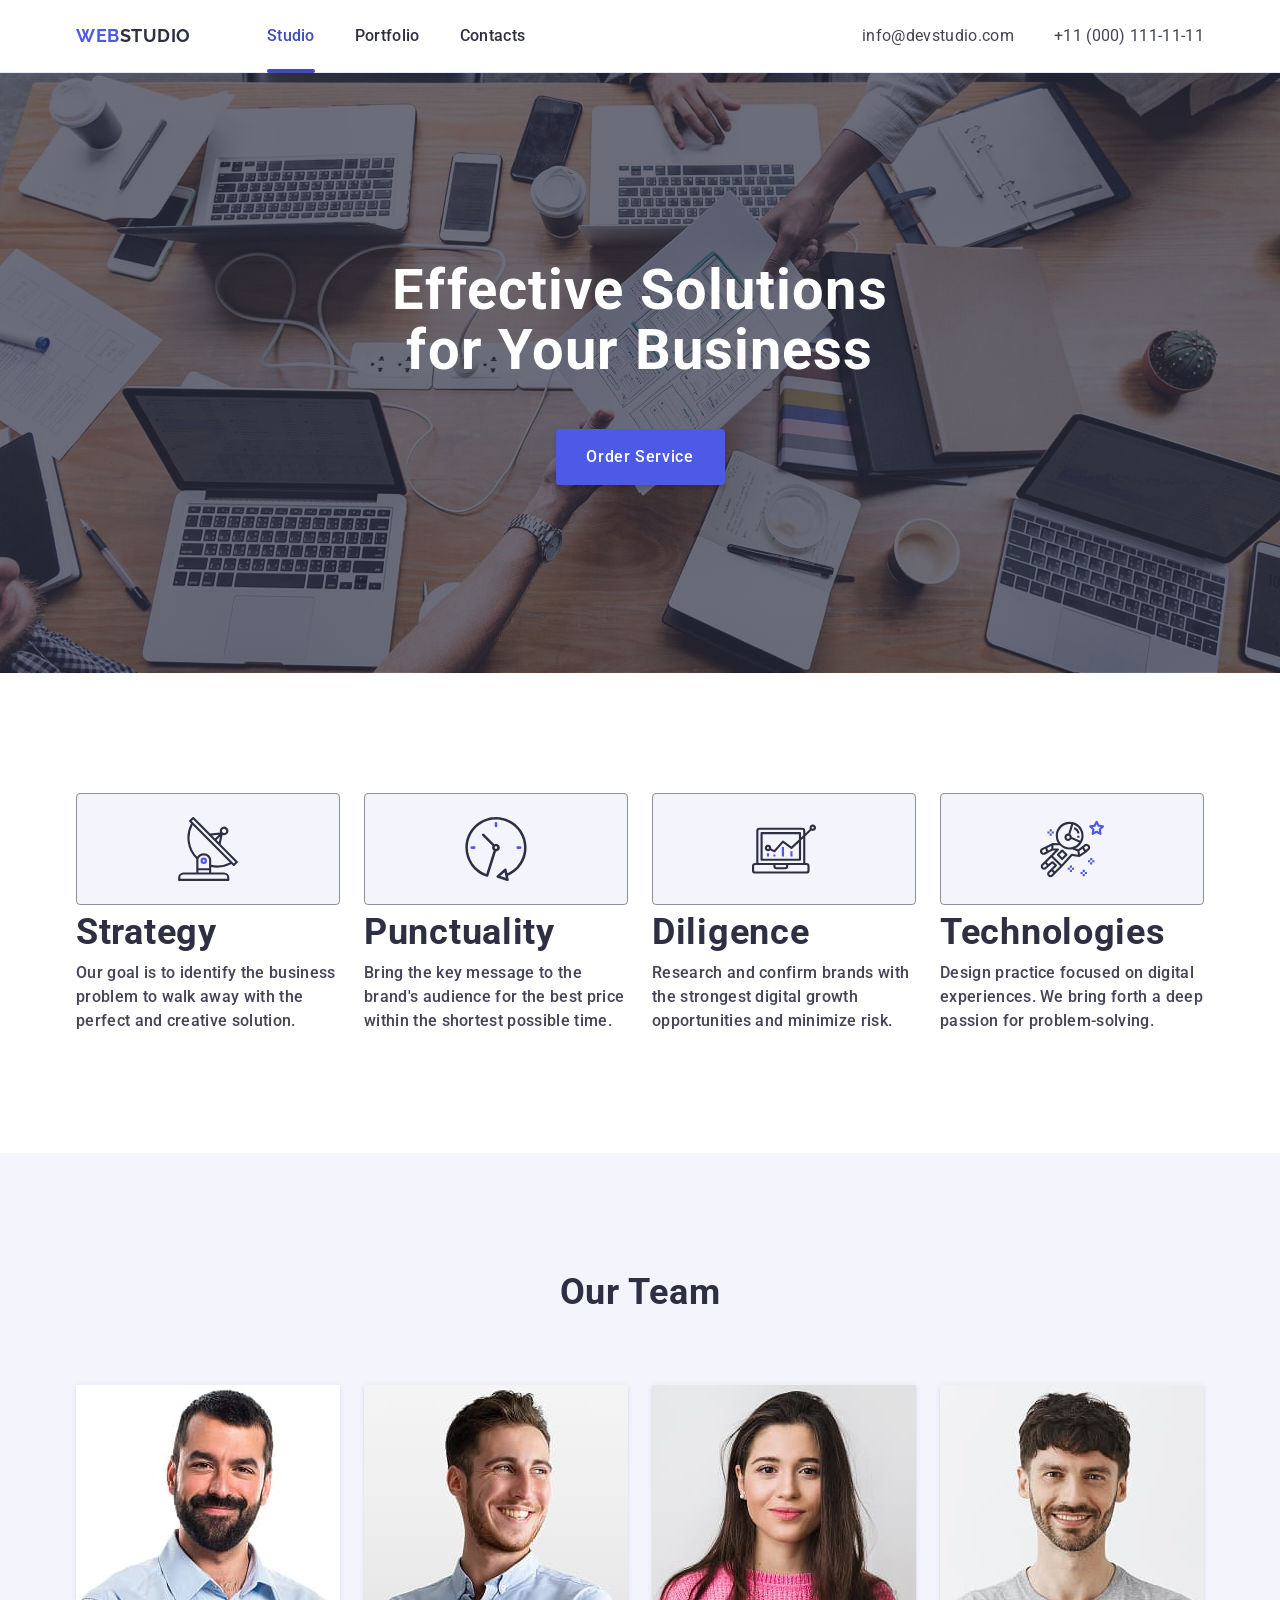
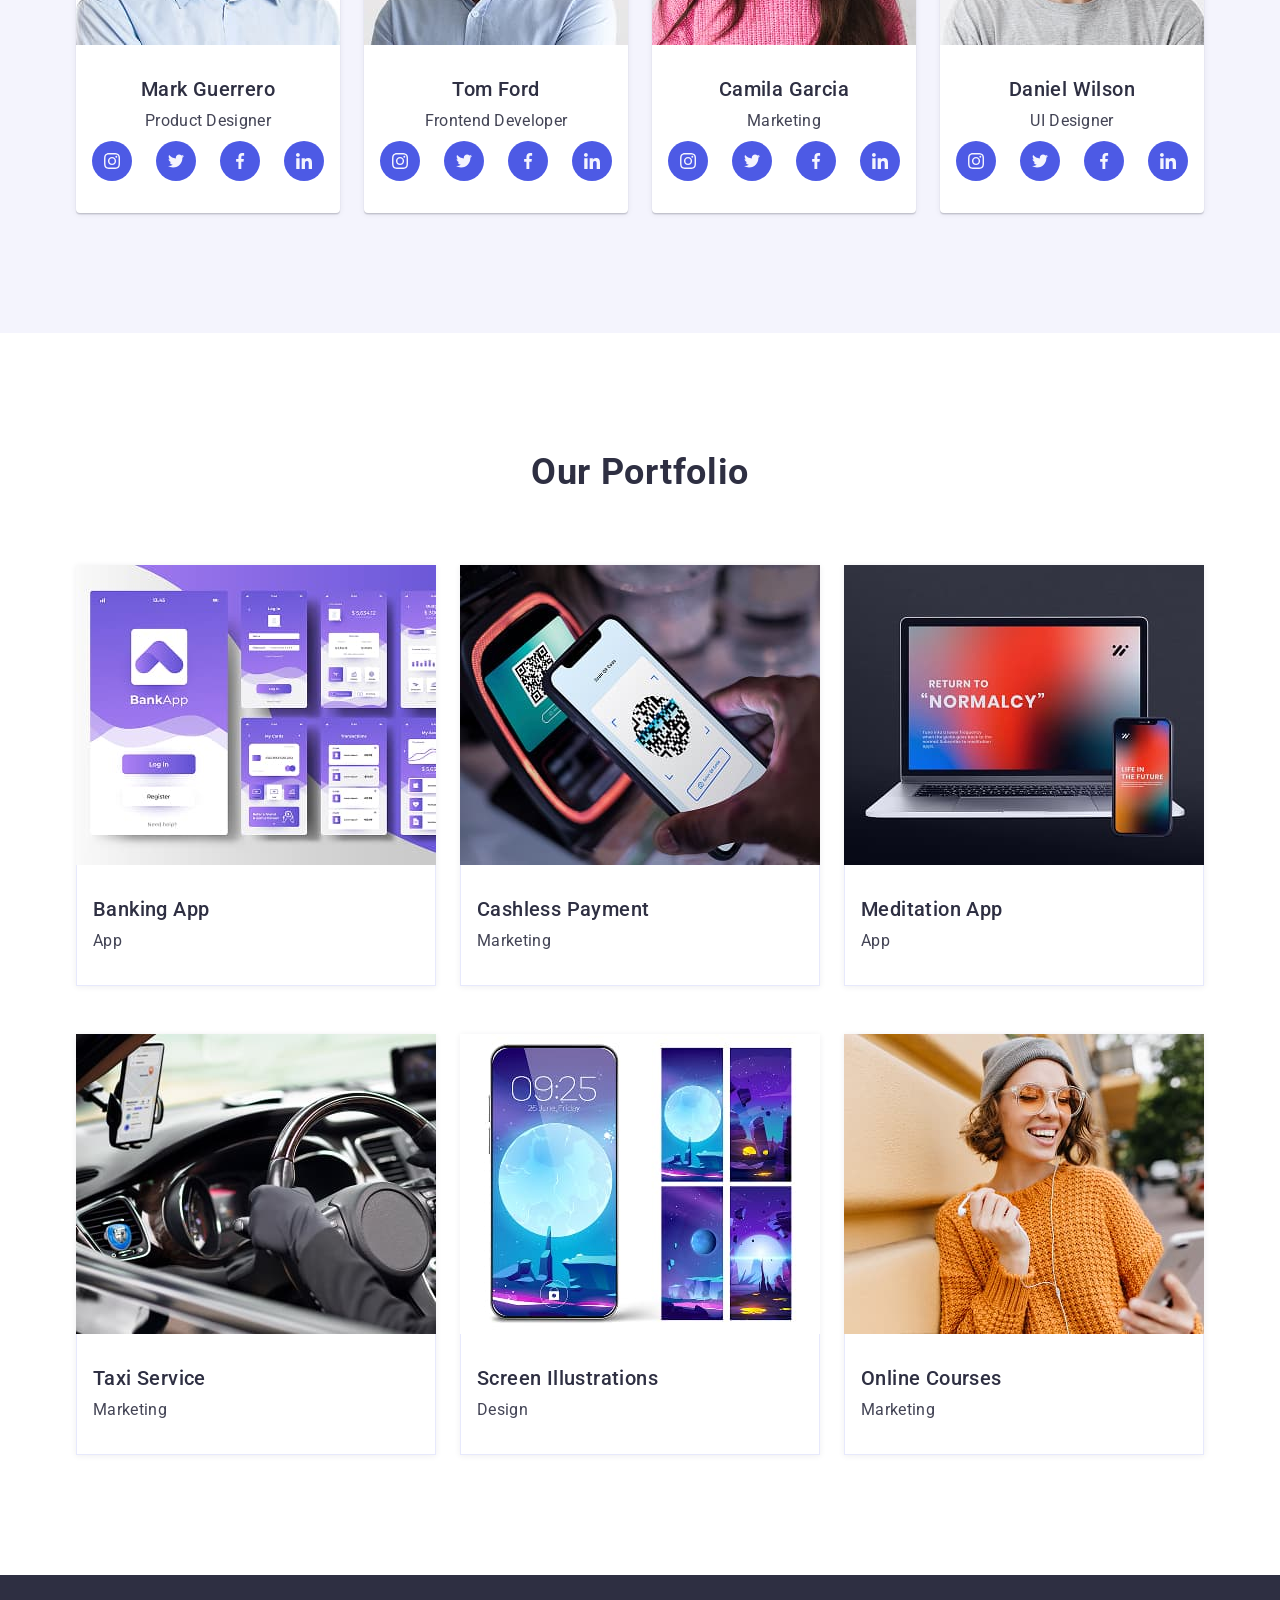
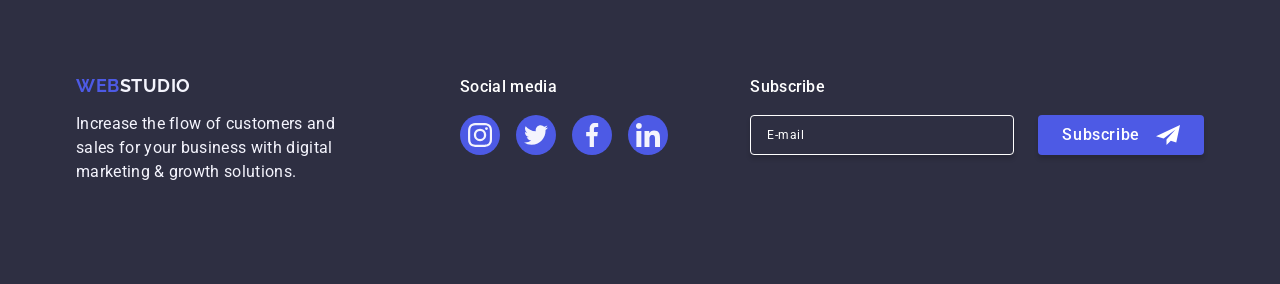
<file: index.html>
<!DOCTYPE html>
<html lang="en">
  <head>
    <meta charset="UTF-8" />
    <meta name="viewport" content="width=device-width, initial-scale=1.0" />
    <title>WebStudio</title>
    <link
      rel="stylesheet"
      href="https://cdnjs.cloudflare.com/ajax/libs/modern-normalize/3.0.1/modern-normalize.min.css"
      integrity="sha512-q6WgHqiHlKyOqslT/lgBgodhd03Wp4BEqKeW6nNtlOY4quzyG3VoQKFrieaCeSnuVseNKRGpGeDU3qPmabCANg=="
      crossorigin="anonymous"
      referrerpolicy="no-referrer"
    />
    <link rel="preconnect" href="https://fonts.googleapis.com" />
    <link rel="preconnect" href="https://fonts.gstatic.com" crossorigin />
    <link
      href="https://fonts.googleapis.com/css2?family=Raleway:wght@700&family=Roboto:wght@400;500;700&display=swap"
      rel="stylesheet"
    />
    <link rel="stylesheet" href="./css/styles.css" />
  </head>

  <body>
    <!--Header-->
    <header class="page-header">
      <div class="container header-container">
        <nav class="header-nav">
          <a class="logo nav-logo" href="./index.html"
            >Web<span class="header-logo-accent">Studio</span></a
          >
          <ul class="nav-list">
            <li class="nav-item">
              <a class="nav-link current" href="./index.html" target="_blank">Studio</a>
            </li>
            <li class="nav-item">
              <a class="nav-link" href="" target="_blank">Portfolio</a>
            </li>
            <li class="nav-item"><a class="nav-link" href="" target="_blank">Contacts</a></li>
          </ul>
        </nav>
        <address class="contacts">
          <ul class="contacts-list">
            <li class="contacts-item">
              <a class="contacts-link" href="mailto:info@devstudio.com">info@devstudio.com</a>
            </li>
            <li class="contacts-item">
              <a class="contacts-link" href="tel:+110001111111">+11 (000) 111-11-11</a>
            </li>
          </ul>
        </address>

        <button type="button" class="burger-btn" data-mob-menu-open>
          <svg class="burger-btn-icon" width="24" height="24">
            <use href="./images/icons.svg#icon-burger-menu"></use>
          </svg>
        </button>
      </div>
    </header>

    <!--Main-->
    <main>
      <!--Section Hero-->
      <section class="hero">
        <div class="container">
          <h1 class="hero-title">
            Effective solutions <span class="hero-title-accent">for</span> your business
          </h1>
          <button class="hero-button" type="button" data-modal-open>Order Service</button>
        </div>
      </section>

      <!--Section About us-->
      <section class="section about">
        <div class="container">
          <h2 class="section-title about-title visually-hidden">About us</h2>
          <ul class="about-list">
            <li class="about-item">
              <div class="about-icon">
                <svg class="about-icon-svg" width="64" height="64">
                  <use href="./images/icons.svg#icon-antenna"></use>
                </svg>
              </div>
              <h3 class="about-subtitle">Strategy</h3>
              <p class="about-text">
                Our goal is to identify the business problem to walk away with the perfect and
                creative solution.
              </p>
            </li>
            <li class="about-item">
              <div class="about-icon">
                <svg class="about-icon-svg" width="64" height="64">
                  <use href="./images/icons.svg#icon-clock"></use>
                </svg>
              </div>
              <h3 class="about-subtitle">Punctuality</h3>
              <p class="about-text">
                Bring the key message to the brand's audience for the best price within the shortest
                possible time.
              </p>
            </li>
            <li class="about-item">
              <div class="about-icon">
                <svg class="about-icon-svg" width="64" height="64">
                  <use href="./images/icons.svg#icon-diagram"></use>
                </svg>
              </div>
              <h3 class="about-subtitle">Diligence</h3>
              <p class="about-text">
                Research and confirm brands with the strongest digital growth opportunities and
                minimize risk.
              </p>
            </li>
            <li class="about-item">
              <div class="about-icon">
                <svg class="about-icon-svg" width="64" height="64">
                  <use href="./images/icons.svg#icon-astronaut"></use>
                </svg>
              </div>
              <h3 class="about-subtitle">Technologies</h3>
              <p class="about-text">
                Design practice focused on digital experiences. We bring forth a deep passion for
                problem-solving.
              </p>
            </li>
          </ul>
        </div>
      </section>

      <!--Section Our team-->
      <section class="section team">
        <div class="container container-mini">
          <h2 class="section-title team-title">Our Team</h2>
          <ul class="team-card-list">
            <li class="team-card-item">
              <img
                class="team-card-img"
                srcset="
                  ./images/our-team/mark-guerrero.jpg    1x,
                  ./images/our-team/mark-guerrero@2x.jpg 2x
                "
                src="./images/our-team/mark-guerrero.jpg"
                alt="Mark Guerrero"
                width="264"
              />
              <div class="team-card-box">
                <h3 class="team-card-title">Mark Guerrero</h3>
                <p class="team-card-text">Product Designer</p>
                <ul class="team-card-social-list">
                  <li class="team-card-social-item">
                    <a class="team-card-social-link" href="">
                      <svg class="team-card-social-icon" width="16" height="16">
                        <use href="./images/icons.svg#icon-instagram"></use>
                      </svg>
                    </a>
                  </li>
                  <li class="team-card-social-item">
                    <a class="team-card-social-link" href="">
                      <svg class="team-card-social-icon" width="16" height="16">
                        <use href="./images/icons.svg#icon-twitter"></use>
                      </svg>
                    </a>
                  </li>
                  <li class="team-card-social-item">
                    <a class="team-card-social-link" href="">
                      <svg class="team-card-social-icon" width="16" height="16">
                        <use href="./images/icons.svg#icon-facebook"></use>
                      </svg>
                    </a>
                  </li>
                  <li class="team-card-social-item">
                    <a class="team-card-social-link" href="">
                      <svg class="team-card-social-icon" width="16" height="16">
                        <use href="./images/icons.svg#icon-linkedin"></use>
                      </svg>
                    </a>
                  </li>
                </ul>
              </div>
            </li>
            <li class="team-card-item">
              <img
                class="team-card-img"
                srcset="./images/our-team/tom-ford.jpg 1x, ./images/our-team/tom-ford@2x.jpg 2x"
                src="./images/our-team/tom-ford.jpg"
                alt="Tom Ford"
                width="264"
              />
              <div class="team-card-box">
                <h3 class="team-card-title">Tom Ford</h3>
                <p class="team-card-text">Frontend Developer</p>
                <ul class="team-card-social-list">
                  <li class="team-card-social-item">
                    <a class="team-card-social-link" href="">
                      <svg class="team-card-social-icon" width="16" height="16">
                        <use href="./images/icons.svg#icon-instagram"></use>
                      </svg>
                    </a>
                  </li>
                  <li class="team-card-social-item">
                    <a class="team-card-social-link" href="">
                      <svg class="team-card-social-icon" width="16" height="16">
                        <use href="./images/icons.svg#icon-twitter"></use>
                      </svg>
                    </a>
                  </li>
                  <li class="team-card-social-item">
                    <a class="team-card-social-link" href="">
                      <svg class="team-card-social-icon" width="16" height="16">
                        <use href="./images/icons.svg#icon-facebook"></use>
                      </svg>
                    </a>
                  </li>
                  <li class="team-card-social-item">
                    <a class="team-card-social-link" href="">
                      <svg class="team-card-social-icon" width="16" height="16">
                        <use href="./images/icons.svg#icon-linkedin"></use>
                      </svg>
                    </a>
                  </li>
                </ul>
              </div>
            </li>
            <li class="team-card-item">
              <img
                class="team-card-img"
                srcset="
                  ./images/our-team/camila-garcia.jpg    1x,
                  ./images/our-team/camila-garcia@2x.jpg 2x
                "
                src="./images/our-team/camila-garcia.jpg"
                alt="Camila Garcia"
                width="264"
              />
              <div class="team-card-box">
                <h3 class="team-card-title">Camila Garcia</h3>
                <p class="team-card-text">Marketing</p>
                <ul class="team-card-social-list">
                  <li class="team-card-social-item">
                    <a class="team-card-social-link" href="">
                      <svg class="team-card-social-icon" width="16" height="16">
                        <use href="./images/icons.svg#icon-instagram"></use>
                      </svg>
                    </a>
                  </li>
                  <li class="team-card-social-item">
                    <a class="team-card-social-link" href="">
                      <svg class="team-card-social-icon" width="16" height="16">
                        <use href="./images/icons.svg#icon-twitter"></use>
                      </svg>
                    </a>
                  </li>
                  <li class="team-card-social-item">
                    <a class="team-card-social-link" href="">
                      <svg class="team-card-social-icon" width="16" height="16">
                        <use href="./images/icons.svg#icon-facebook"></use>
                      </svg>
                    </a>
                  </li>
                  <li class="team-card-social-item">
                    <a class="team-card-social-link" href="">
                      <svg class="team-card-social-icon" width="16" height="16">
                        <use href="./images/icons.svg#icon-linkedin"></use>
                      </svg>
                    </a>
                  </li>
                </ul>
              </div>
            </li>
            <li class="team-card-item">
              <img
                class="team-card-img"
                srcset="
                  ./images/our-team/daniel-wilson.jpg    1x,
                  ./images/our-team/daniel-wilson@2x.jpg 2x
                "
                src="./images/our-team/daniel-wilson.jpg"
                alt="Daniel Wilson"
                width="264"
              />
              <div class="team-card-box">
                <h3 class="team-card-title">Daniel Wilson</h3>
                <p class="team-card-text">UI Designer</p>
                <ul class="team-card-social-list">
                  <li class="team-card-social-item">
                    <a class="team-card-social-link" href="">
                      <svg class="team-card-social-icon" width="16" height="16">
                        <use href="./images/icons.svg#icon-instagram"></use>
                      </svg>
                    </a>
                  </li>
                  <li class="team-card-social-item">
                    <a class="team-card-social-link" href="">
                      <svg class="team-card-social-icon" width="16" height="16">
                        <use href="./images/icons.svg#icon-twitter"></use>
                      </svg>
                    </a>
                  </li>
                  <li class="team-card-social-item">
                    <a class="team-card-social-link" href="">
                      <svg class="team-card-social-icon" width="16" height="16">
                        <use href="./images/icons.svg#icon-facebook"></use>
                      </svg>
                    </a>
                  </li>
                  <li class="team-card-social-item">
                    <a class="team-card-social-link" href="">
                      <svg class="team-card-social-icon" width="16" height="16">
                        <use href="./images/icons.svg#icon-linkedin"></use>
                      </svg>
                    </a>
                  </li>
                </ul>
              </div>
            </li>
          </ul>
        </div>
      </section>

      <!--Section Portfolio-->
      <section class="section portfolio">
        <div class="container">
          <h2 class="section-title portfolio-title">Our Portfolio</h2>
          <ul class="portfolio-list">
            <li class="portfolio-item">
              <div class="portfolio-thumb">
                <picture>
                  <source
                    media="(min-width: 1158px)"
                    srcset="
                      ./images/portfolio-desktop/portfolio-desktop-1.jpg    1x,
                      ./images/portfolio-desktop/portfolio-desktop-1@2x.jpg 2x
                    "
                  />
                  <source
                    media="(min-width: 768px)"
                    srcset="
                      ./images/portfolio-tablet/portfolio-tablet-1.jpg    1x,
                      ./images/portfolio-tablet/portfolio-tablet-1@2x.jpg 2x
                    "
                  />
                  <source
                    media="(max-width: 767px)"
                    srcset="
                      ./images/portfolio-mob/portfolio-mob-1.jpg    1x,
                      ./images/portfolio-mob/portfolio-mob-1@2x.jpg 2x
                    "
                  />
                  <img
                    class="portfolio-img"
                    src="./images/portfolio-mob/portfolio-mob-1.jpg"
                    alt="Banking application"
                    width="360"
                  />
                </picture>

                <p class="portfolio-overlay">
                  14 Stylish and User-Friendly App Design Concepts · Task Manager App · Calorie
                  Tracker App · Exotic Fruit Ecommerce App · Cloud Storage App
                </p>
              </div>

              <div class="portfolio-box">
                <h3 class="portfolio-subtitle">Banking App</h3>
                <p class="portfolio-text">App</p>
              </div>
            </li>
            <li class="portfolio-item">
              <div class="portfolio-thumb">
                <picture>
                  <source
                    media="(min-width: 1158px)"
                    srcset="
                      ./images/portfolio-desktop/portfolio-desktop-2.jpg    1x,
                      ./images/portfolio-desktop/portfolio-desktop-2@2x.jpg 2x
                    "
                  />
                  <source
                    media="(min-width: 768px)"
                    srcset="
                      ./images/portfolio-tablet/portfolio-tablet-2.jpg    1x,
                      ./images/portfolio-tablet/portfolio-tablet-2@2x.jpg 2x
                    "
                  />
                  <source
                    media="(max-width: 767px)"
                    srcset="
                      ./images/portfolio-mob/portfolio-mob-2.jpg    1x,
                      ./images/portfolio-mob/portfolio-mob-2@2x.jpg 2x
                    "
                  />
                  <img
                    class="portfolio-img"
                    src="./images/portfolio-mob/portfolio-mob-2.jpg"
                    alt="Cashless payment by smartphone"
                    width="360"
                  />
                </picture>
                <p class="portfolio-overlay">
                  14 Stylish and User-Friendly App Design Concepts · Task Manager App · Calorie
                  Tracker App · Exotic Fruit Ecommerce App · Cloud Storage App
                </p>
              </div>

              <div class="portfolio-box">
                <h3 class="portfolio-subtitle">Cashless Payment</h3>
                <p class="portfolio-text">Marketing</p>
              </div>
            </li>
            <li class="portfolio-item">
              <div class="portfolio-thumb">
                <picture>
                  <source
                    media="(min-width: 1158px)"
                    srcset="
                      ./images/portfolio-desktop/portfolio-desktop-3.jpg    1x,
                      ./images/portfolio-desktop/portfolio-desktop-3@2x.jpg 2x
                    "
                  />
                  <source
                    media="(min-width: 768px)"
                    srcset="
                      ./images/portfolio-tablet/portfolio-tablet-3.jpg    1x,
                      ./images/portfolio-tablet/portfolio-tablet-3@2x.jpg 2x
                    "
                  />
                  <source
                    media="(max-width: 767px)"
                    srcset="
                      ./images/portfolio-mob/portfolio-mob-3.jpg    1x,
                      ./images/portfolio-mob/portfolio-mob-3@2x.jpg 2x
                    "
                  />
                  <img
                    class="portfolio-img"
                    src="./images/portfolio-mob/portfolio-mob-3.jpg"
                    alt="Laptop and smartphone"
                    width="360"
                  />
                </picture>
                <p class="portfolio-overlay">
                  14 Stylish and User-Friendly App Design Concepts · Task Manager App · Calorie
                  Tracker App · Exotic Fruit Ecommerce App · Cloud Storage App
                </p>
              </div>

              <div class="portfolio-box">
                <h3 class="portfolio-subtitle">Meditation App</h3>
                <p class="portfolio-text">App</p>
              </div>
            </li>
            <li class="portfolio-item">
              <div class="portfolio-thumb">
                <picture>
                  <source
                    media="(min-width: 1158px)"
                    srcset="
                      ./images/portfolio-desktop/portfolio-desktop-4.jpg    1x,
                      ./images/portfolio-desktop/portfolio-desktop-4@2x.jpg 2x
                    "
                  />
                  <source
                    media="(min-width: 768px)"
                    srcset="
                      ./images/portfolio-tablet/portfolio-tablet-4.jpg    1x,
                      ./images/portfolio-tablet/portfolio-tablet-4@2x.jpg 2x
                    "
                  />
                  <source
                    media="(max-width: 767px)"
                    srcset="
                      ./images/portfolio-mob/portfolio-mob-4.jpg    1x,
                      ./images/portfolio-mob/portfolio-mob-4@2x.jpg 2x
                    "
                  />
                  <img
                    class="portfolio-img"
                    src="./images/portfolio-mob/portfolio-mob-4.jpg"
                    alt="Man driving a car"
                    width="360"
                  />
                </picture>
                <p class="portfolio-overlay">
                  14 Stylish and User-Friendly App Design Concepts · Task Manager App · Calorie
                  Tracker App · Exotic Fruit Ecommerce App · Cloud Storage App
                </p>
              </div>

              <div class="portfolio-box">
                <h3 class="portfolio-subtitle">Taxi Service</h3>
                <p class="portfolio-text">Marketing</p>
              </div>
            </li>
            <li class="portfolio-item">
              <div class="portfolio-thumb">
                <picture>
                  <source
                    media="(min-width: 1158px)"
                    srcset="
                      ./images/portfolio-desktop/portfolio-desktop-5.jpg    1x,
                      ./images/portfolio-desktop/portfolio-desktop-5@2x.jpg 2x
                    "
                  />
                  <source
                    media="(min-width: 768px)"
                    srcset="
                      ./images/portfolio-tablet/portfolio-tablet-5.jpg    1x,
                      ./images/portfolio-tablet/portfolio-tablet-5@2x.jpg 2x
                    "
                  />
                  <source
                    media="(max-width: 767px)"
                    srcset="
                      ./images/portfolio-mob/portfolio-mob-5.jpg    1x,
                      ./images/portfolio-mob/portfolio-mob-5@2x.jpg 2x
                    "
                  />
                  <img
                    class="portfolio-img"
                    src="./images/portfolio-mob/portfolio-mob-5.jpg"
                    alt="Smartphone and some background images"
                    width="360"
                  />
                </picture>
                <p class="portfolio-overlay">
                  14 Stylish and User-Friendly App Design Concepts · Task Manager App · Calorie
                  Tracker App · Exotic Fruit Ecommerce App · Cloud Storage App
                </p>
              </div>

              <div class="portfolio-box">
                <h3 class="portfolio-subtitle">Screen Illustrations</h3>
                <p class="portfolio-text">Design</p>
              </div>
            </li>
            <li class="portfolio-item">
              <div class="portfolio-thumb">
                <picture>
                  <source
                    media="(min-width: 1158px)"
                    srcset="
                      ./images/portfolio-desktop/portfolio-desktop-6.jpg    1x,
                      ./images/portfolio-desktop/portfolio-desktop-6@2x.jpg 2x
                    "
                  />
                  <source
                    media="(min-width: 768px)"
                    srcset="
                      ./images/portfolio-tablet/portfolio-tablet-6.jpg    1x,
                      ./images/portfolio-tablet/portfolio-tablet-6@2x.jpg 2x
                    "
                  />
                  <source
                    media="(max-width: 767px)"
                    srcset="
                      ./images/portfolio-mob/portfolio-mob-6.jpg    1x,
                      ./images/portfolio-mob/portfolio-mob-6@2x.jpg 2x
                    "
                  />
                  <img
                    class="portfolio-img"
                    src="./images/portfolio-mob/portfolio-mob-6.jpg"
                    alt="Girl with smartphone"
                    width="360"
                  />
                </picture>
                <p class="portfolio-overlay">
                  14 Stylish and User-Friendly App Design Concepts · Task Manager App · Calorie
                  Tracker App · Exotic Fruit Ecommerce App · Cloud Storage App
                </p>
              </div>

              <div class="portfolio-box">
                <h3 class="portfolio-subtitle">Online Courses</h3>
                <p class="portfolio-text">Marketing</p>
              </div>
            </li>
          </ul>
        </div>
      </section>
    </main>

    <!--Footer-->
    <footer class="footer">
      <div class="container footer-container">
        <div class="footer-logo-container">
          <a class="logo footer-logo" href="./index.html"
            >Web<span class="footer-logo-accent">Studio</span></a
          >
          <p class="footer-text">
            Increase the flow of customers and sales for your business with digital marketing &
            growth solutions.
          </p>
        </div>

        <div class="footer-social-links-container">
          <p class="footer-social-media-text">Social media</p>
          <ul class="footer-social-media-list">
            <li class="footer-social-media-item">
              <a class="footer-social-media-link" href="">
                <svg class="footer-social-media-icon" width="24" height="24">
                  <use href="./images/icons.svg#icon-instagram"></use>
                </svg>
              </a>
            </li>
            <li class="footer-social-media-item">
              <a class="footer-social-media-link" href="">
                <svg class="footer-social-media-icon" width="24" height="24">
                  <use href="./images/icons.svg#icon-twitter"></use>
                </svg>
              </a>
            </li>
            <li class="footer-social-media-item">
              <a class="footer-social-media-link" href="">
                <svg class="footer-social-media-icon" width="24" height="24">
                  <use href="./images/icons.svg#icon-facebook"></use>
                </svg>
              </a>
            </li>
            <li class="footer-social-media-item">
              <a class="footer-social-media-link" href="">
                <svg class="footer-social-media-icon" width="24" height="24">
                  <use href="./images/icons.svg#icon-linkedin"></use>
                </svg>
              </a>
            </li>
          </ul>
        </div>

        <div class="footer-form-container">
          <p class="footer-form-title">Subscribe</p>
          <form class="footer-form">
            <label class="footer-form-label">
              <input
                class="footer-form-input"
                type="email"
                name="email"
                placeholder="E-mail"
                required
            /></label>
            <button type="submit" class="footer-form-btn">
              Subscribe
              <svg class="btn-icon" width="24" height="24">
                <use href="./images/icons.svg#icon-send"></use>
              </svg>
            </button>
          </form>
        </div>
      </div>
    </footer>

    <!-- Modal -->
    <div class="modal-backdrop" data-modal>
      <div class="modal">
        <button class="modal-close-btn" type="button" data-modal-close>
          <svg class="modal-close-icon" width="8" height="8">
            <use href="./images/icons.svg#icon-close"></use>
          </svg>
        </button>
        <p class="form-title">Leave your contacts and we will call you back</p>

        <form class="modal-form">
          <div class="modal-container-box">
            <label class="modal-input-label" for="user-name">Name</label>
            <div class="modal-input-container">
              <input class="modal-input" id="user-name" name="user-name" type="text" required />
              <svg class="modal-input-icon" width="18" height="24">
                <use href="./images/icons.svg#icon-person"></use>
              </svg>
            </div>
          </div>

          <div class="modal-container-box">
            <label class="modal-input-label" for="user-tel">Phone</label>
            <div class="modal-input-container">
              <input class="modal-input" id="user-tel" name="user-tel" type="tel" required />
              <svg class="modal-input-icon" width="18" height="24">
                <use href="./images/icons.svg#icon-phone"></use>
              </svg>
            </div>
          </div>

          <div class="modal-container-box">
            <label class="modal-input-label" for="user-email">Email</label>
            <div class="modal-input-container">
              <input class="modal-input" id="user-email" name="user-email" type="email" required />
              <svg class="modal-input-icon" width="18" height="24">
                <use href="./images/icons.svg#icon-email"></use>
              </svg>
            </div>
          </div>

          <div class="modal-container-textarea">
            <label class="modal-input-label" for="user-comment">Comment</label>
            <textarea
              class="modal-textarea"
              id="user-comment"
              name="user-comment"
              placeholder="Text input"
            ></textarea>
          </div>

          <div class="modal-check-container">
            <input
              class="modal-check visually-hidden"
              type="checkbox"
              name="user-privacy"
              value="true"
              id="user-privacy"
            />
            <label class="modal-check-label" for="user-privacy">
              <span class="modal-custom-check">
                <svg class="modal-custom-check-icon" width="10" height="8">
                  <use href="./images/icons.svg#icon-check"></use>
                </svg> </span
              ><span class="modal-check-label-text"
                >I accept the terms and conditions of the&nbsp;
                <a class="modal-link" href="">Privacy Policy</a></span
              >
            </label>
          </div>

          <button class="modal-btn" type="submit">Send</button>
        </form>
      </div>
    </div>

    <!-- Mobile menu -->
    <div class="mobile-menu" data-mob-menu>
      <div class="container mobile-menu-container">
        <button class="mobile-menu-close-btn" type="button" data-mob-menu-close>
          <svg class="mobile-menu-close-icon" width="8" height="8">
            <use href="./images/icons.svg#icon-close"></use>
          </svg>
        </button>

        <nav class="mobile-menu-nav">
          <ul class="mobile-nav-list">
            <li class="mobile-nav-item">
              <a class="mobile-nav-link current" href="./index.html" target="_blank">Studio</a>
            </li>
            <li class="mobile-nav-item">
              <a class="mobile-nav-link" href="" target="_blank">Portfolio</a>
            </li>
            <li class="mobile-nav-item">
              <a class="mobile-nav-link" href="" target="_blank">Contacts</a>
            </li>
          </ul>
        </nav>

        <address class="mobile-menu-contacts">
          <ul class="mobile-contacts-list">
            <li class="mobile-contacts-item">
              <a class="mobile-contacts-link" href="tel:+110001111111">+11 (000) 111-11-11</a>
            </li>
            <li class="mobile-contacts-item">
              <a class="mobile-contacts-link" href="mailto:info@devstudio.com"
                >info@devstudio.com</a
              >
            </li>
          </ul>
        </address>

        <ul class="mobile-menu-social-list">
          <li class="mobile-social-item">
            <a class="mobile-social-link" href="">
              <svg class="mobile-social-icon" width="24" height="24">
                <use href="./images/icons.svg#icon-instagram"></use>
              </svg>
            </a>
          </li>
          <li class="mobile-social-item">
            <a class="mobile-social-link" href="">
              <svg class="mobile-social-icon" width="24" height="24">
                <use href="./images/icons.svg#icon-twitter"></use>
              </svg>
            </a>
          </li>
          <li class="mobile-social-item">
            <a class="mobile-social-link" href="">
              <svg class="mobile-social-icon" width="24" height="24">
                <use href="./images/icons.svg#icon-facebook"></use>
              </svg>
            </a>
          </li>
          <li class="mobile-social-item">
            <a class="mobile-social-link" href="">
              <svg class="mobile-social-icon" width="24" height="24">
                <use href="./images/icons.svg#icon-linkedin"></use>
              </svg>
            </a>
          </li>
        </ul>
      </div>
    </div>

    <script src="./js/modal.js"></script>
    <script src="./js/mob-menu.js"></script>
  </body>
</html>
</file>
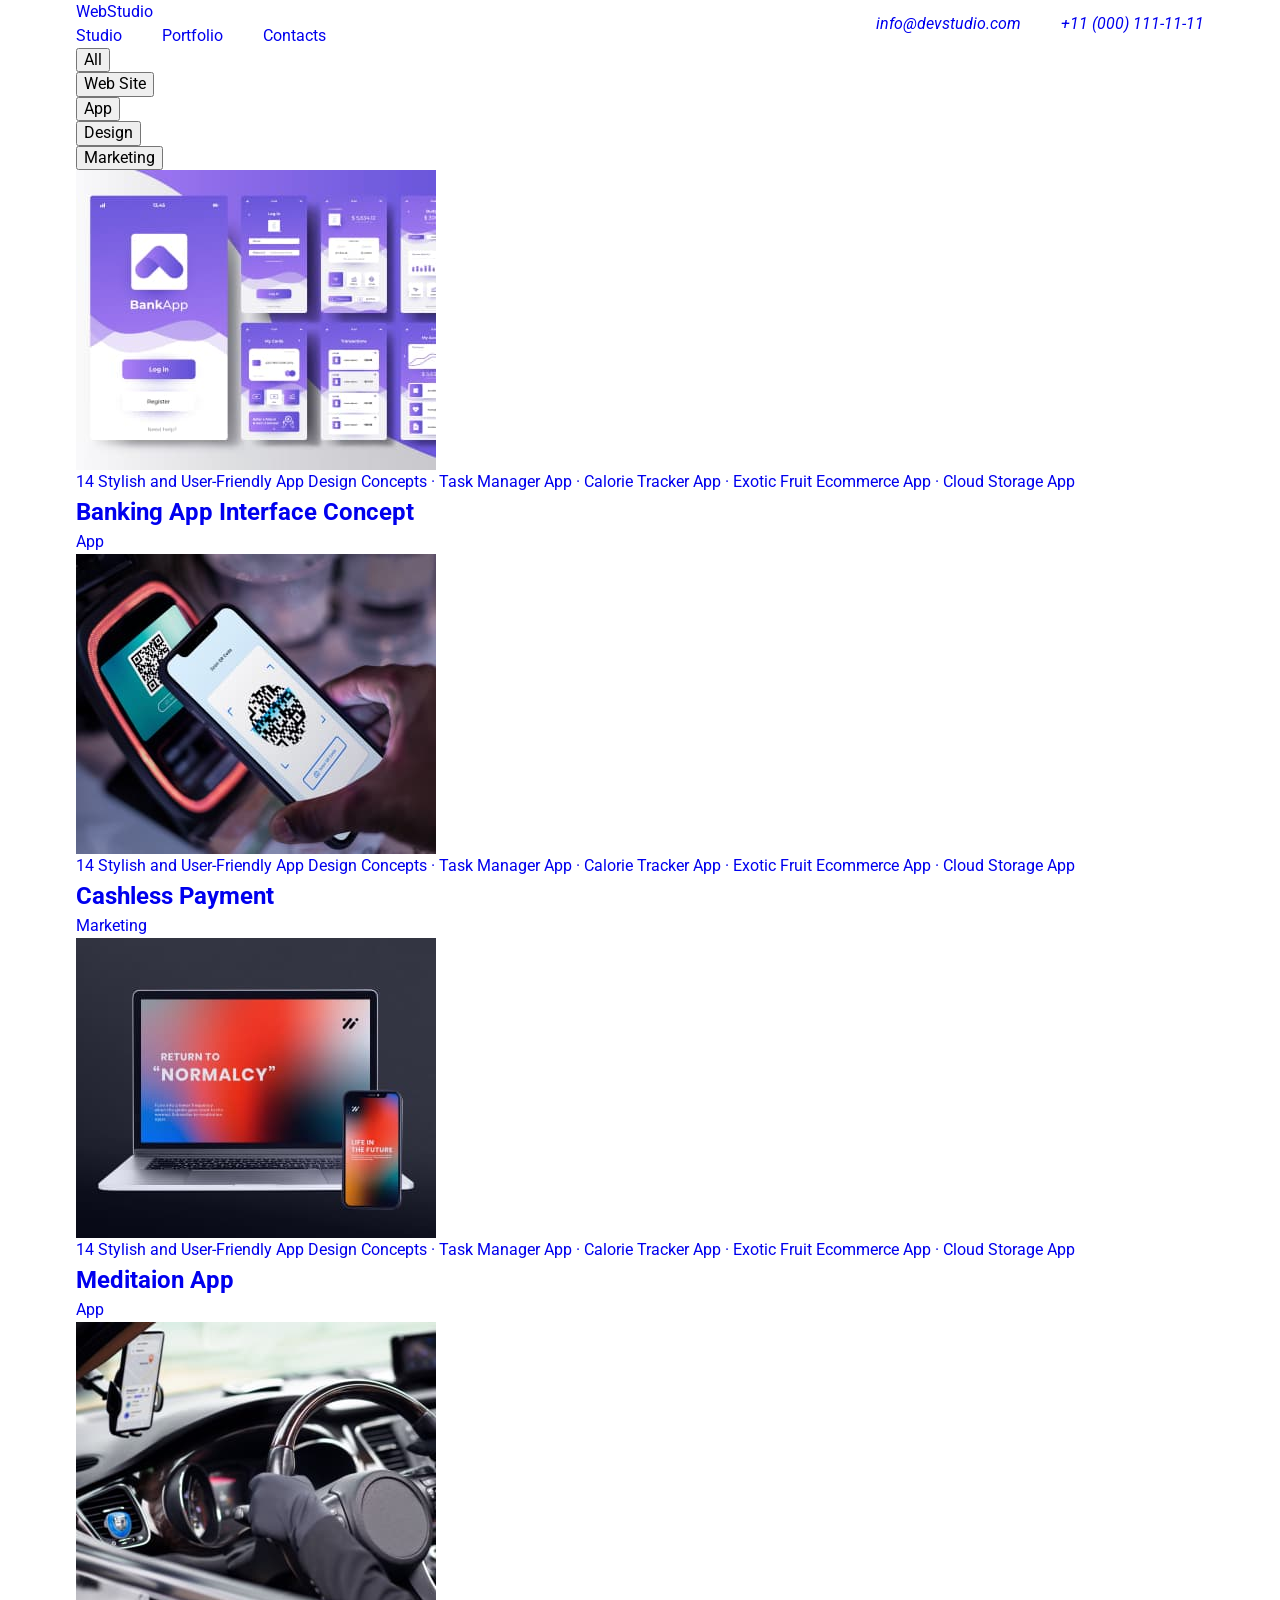
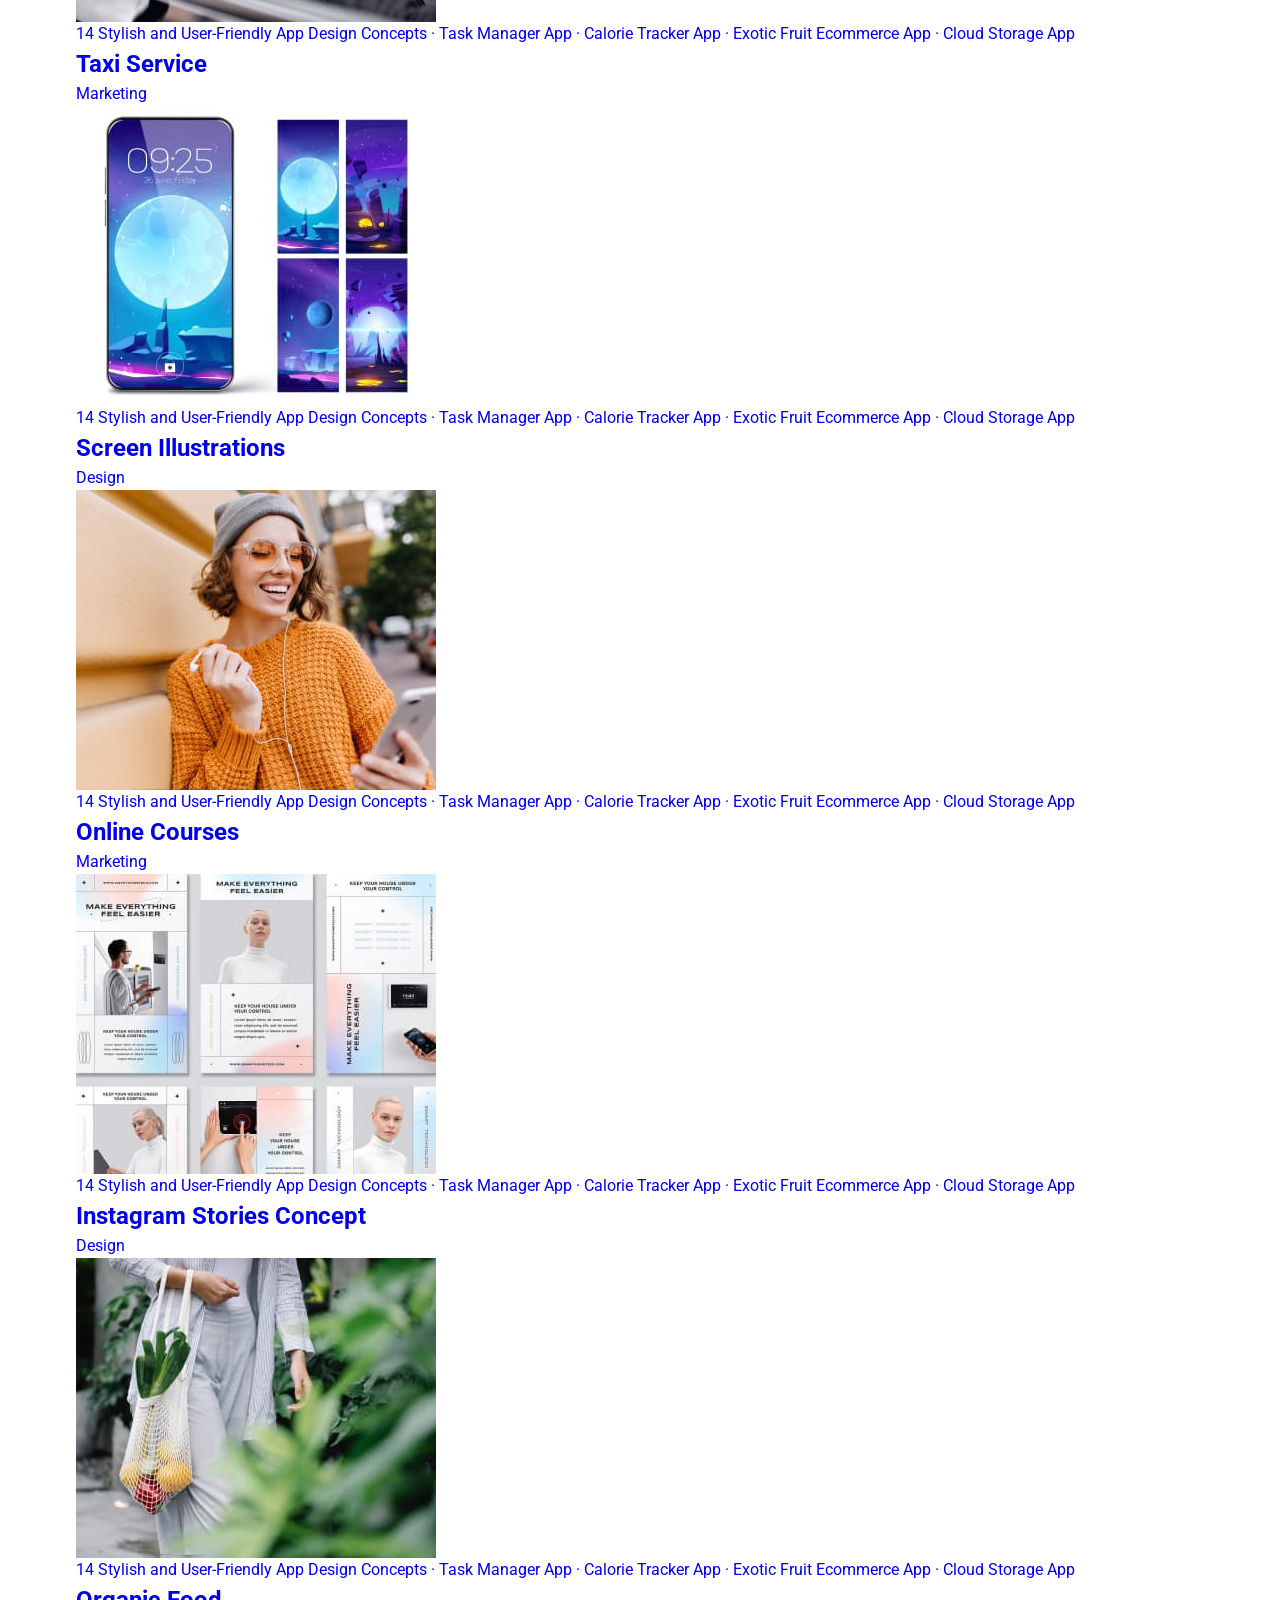
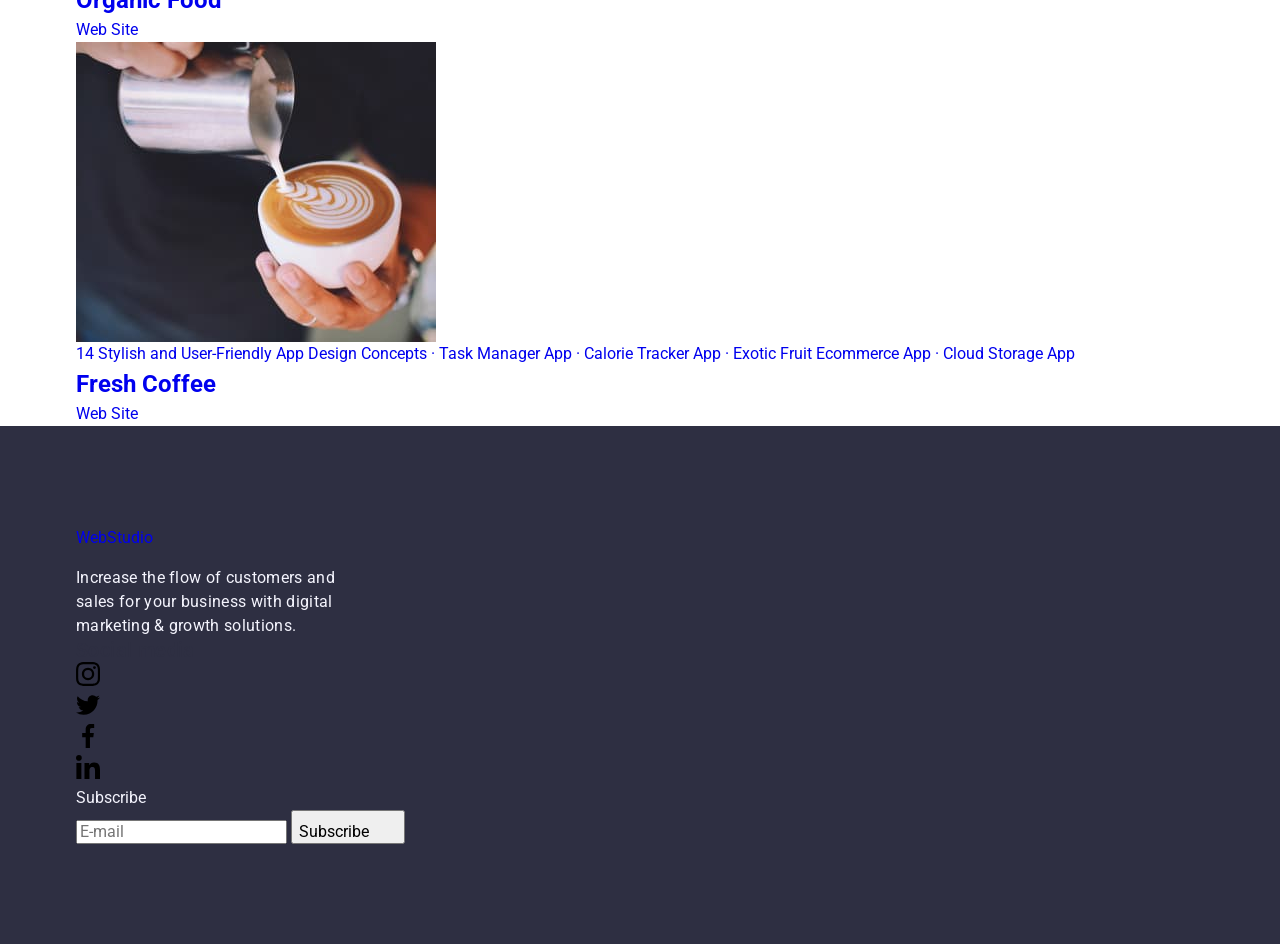
<file: portfolio.html>
<!DOCTYPE html>
<html lang="en">
  <head>
    <meta charset="UTF-8" />
    <meta http-equiv="X-UA-Compatible" content="IE=edge" />
    <meta name="viewport" content="width=device-width, initial-scale=1.0" />
    <title>Portfolio</title>
    <link rel="preconnect" href="https://fonts.googleapis.com" />
    <link rel="preconnect" href="https://fonts.gstatic.com" crossorigin />
    <link
      href="https://fonts.googleapis.com/css2?family=Raleway:wght@800&family=Roboto:wght@400;500;700;900&display=swap"
      rel="stylesheet"
    />
    <link
      rel="stylesheet"
      href="https://cdnjs.cloudflare.com/ajax/libs/modern-normalize/1.1.0/modern-normalize.min.css"
      integrity="sha512-wpPYUAdjBVSE4KJnH1VR1HeZfpl1ub8YT/NKx4PuQ5NmX2tKuGu6U/JRp5y+Y8XG2tV+wKQpNHVUX03MfMFn9Q=="
      crossorigin="anonymous"
      referrerpolicy="no-referrer"
    />
    <link rel="stylesheet" href="./css/styles.css" />
  </head>
  <body>
    <!-- Header -->
    <header class="header">
      <div class="container header-container">
        <nav class="nav">
          <a href="./index.html" class="header-logo link">Web<span>Studio</span></a>
          <ul class="nav-list list">
            <li class="nav-item"><a href="./index.html" class="nav-item-link link">Studio</a></li>
            <li class="nav-item">
              <a href="./portfolio.html" class="nav-item-link link current">Portfolio</a>
            </li>
            <li class="nav-item"><a href="#" class="nav-item-link link">Contacts</a></li>
          </ul>
        </nav>
        <address class="header-contacts">
          <ul class="contacts-list list">
            <li class="contacts-item">
              <a href="mailto:info@devstudio.com" class="contacts-item-link link"
                >info@devstudio.com</a
              >
            </li>
            <li class="contacts-item">
              <a href="tel:+110001111111" class="contacts-item-link link">+11 (000) 111-11-11</a>
            </li>
          </ul>
        </address>
      </div>
    </header>

    <!-- Main -->
    <main>
      <!-- Our projects -->
      <section class="projects">
        <div class="container">
          <h1 class="visually-hidden">Our projects</h1>
          <!-- Filter -->
          <ul class="filter-list list">
            <li class="filter-item"><button type="button" class="filter-btn">All</button></li>
            <li class="filter-item"><button type="button" class="filter-btn">Web Site</button></li>
            <li class="filter-item"><button type="button" class="filter-btn">App</button></li>
            <li class="filter-item"><button type="button" class="filter-btn">Design</button></li>
            <li class="filter-item"><button type="button" class="filter-btn">Marketing</button></li>
          </ul>

          <!-- Projects -->
          <ul class="project-list list">
            <li class="project-item">
              <a class="project-link link" href="#">
                <div class="card">
                  <div class="card-thumb">
                    <img
                      src="./images/portfolio-1.jpg"
                      alt="Banking App"
                      width="360"
                      height="300"
                    />
                    <p class="project-top-text">
                      14 Stylish and User-Friendly App Design Concepts · Task Manager App · Calorie
                      Tracker App · Exotic Fruit Ecommerce App · Cloud Storage App
                    </p>
                  </div>

                  <div class="card-content">
                    <h2 class="project-title">Banking App Interface Concept</h2>
                    <p class="project-text">App</p>
                  </div>
                </div>
              </a>
            </li>
            <li class="project-item">
              <a class="project-link link" href="#">
                <div class="card">
                  <div class="card-thumb">
                    <img
                      src="./images/portfolio-2.jpg"
                      alt="Cashless Payment from smartphone"
                      width="360"
                      height="300"
                    />
                    <p class="project-top-text">
                      14 Stylish and User-Friendly App Design Concepts · Task Manager App · Calorie
                      Tracker App · Exotic Fruit Ecommerce App · Cloud Storage App
                    </p>
                  </div>
                  <div class="card-content">
                    <h2 class="project-title">Cashless Payment</h2>
                    <p class="project-text">Marketing</p>
                  </div>
                </div>
              </a>
            </li>
            <li class="project-item">
              <a class="project-link link" href="#">
                <div class="card">
                  <div class="card-thumb">
                    <img
                      src="./images/portfolio-3.jpg"
                      alt="A laptop and a smartphone"
                      width="360"
                      height="300"
                    />
                    <p class="project-top-text">
                      14 Stylish and User-Friendly App Design Concepts · Task Manager App · Calorie
                      Tracker App · Exotic Fruit Ecommerce App · Cloud Storage App
                    </p>
                  </div>
                  <div class="card-content">
                    <h2 class="project-title">Meditaion App</h2>
                    <p class="project-text">App</p>
                  </div>
                </div>
              </a>
            </li>
            <li class="project-item">
              <a class="project-link link" href="#">
                <div class="card">
                  <div class="card-thumb">
                    <img
                      src="./images/portfolio-4.jpg"
                      alt="A man driving a car"
                      width="360"
                      height="300"
                    />
                    <p class="project-top-text">
                      14 Stylish and User-Friendly App Design Concepts · Task Manager App · Calorie
                      Tracker App · Exotic Fruit Ecommerce App · Cloud Storage App
                    </p>
                  </div>
                  <div class="card-content">
                    <h2 class="project-title">Taxi Service</h2>
                    <p class="project-text">Marketing</p>
                  </div>
                </div>
              </a>
            </li>
            <li class="project-item">
              <a class="project-link link" href="#">
                <div class="card">
                  <div class="card-thumb">
                    <img
                      src="./images/portfolio-5.jpg"
                      alt="A screen of a smartphone"
                      width="360"
                      height="300"
                    />
                    <p class="project-top-text">
                      14 Stylish and User-Friendly App Design Concepts · Task Manager App · Calorie
                      Tracker App · Exotic Fruit Ecommerce App · Cloud Storage App
                    </p>
                  </div>
                  <div class="card-content">
                    <h2 class="project-title">Screen Illustrations</h2>
                    <p class="project-text">Design</p>
                  </div>
                </div>
              </a>
            </li>
            <li class="project-item">
              <a class="project-link link" href="#">
                <div class="card">
                  <div class="card-thumb">
                    <img
                      src="./images/portfolio-6.jpg"
                      alt="A woman with a smartphone"
                      width="360"
                      height="300"
                    />
                    <p class="project-top-text">
                      14 Stylish and User-Friendly App Design Concepts · Task Manager App · Calorie
                      Tracker App · Exotic Fruit Ecommerce App · Cloud Storage App
                    </p>
                  </div>
                  <div class="card-content">
                    <h2 class="project-title">Online Courses</h2>
                    <p class="project-text">Marketing</p>
                  </div>
                </div>
              </a>
            </li>
            <li class="project-item">
              <a class="project-link link" href="#">
                <div class="card">
                  <div class="card-thumb">
                    <img
                      src="./images/portfolio-7.jpg"
                      alt="Instagram Stories"
                      width="360"
                      height="300"
                    />
                    <p class="project-top-text">
                      14 Stylish and User-Friendly App Design Concepts · Task Manager App · Calorie
                      Tracker App · Exotic Fruit Ecommerce App · Cloud Storage App
                    </p>
                  </div>
                  <div class="card-content">
                    <h2 class="project-title">Instagram Stories Concept</h2>
                    <p class="project-text">Design</p>
                  </div>
                </div>
              </a>
            </li>
            <li class="project-item">
              <a class="project-link link" href="#">
                <div class="card">
                  <div class="card-thumb">
                    <img
                      src="./images/portfolio-8.jpg"
                      alt="A woman with organic food"
                      width="360"
                      height="300"
                    />
                    <p class="project-top-text">
                      14 Stylish and User-Friendly App Design Concepts · Task Manager App · Calorie
                      Tracker App · Exotic Fruit Ecommerce App · Cloud Storage App
                    </p>
                  </div>
                  <div class="card-content">
                    <h2 class="project-title">Organic Food</h2>
                    <p class="project-text">Web Site</p>
                  </div>
                </div>
              </a>
            </li>
            <li class="project-item">
              <a class="project-link link" href="#">
                <div class="card">
                  <div class="card-thumb">
                    <img
                      src="./images/portfolio-9.jpg"
                      alt="A cup of coffee"
                      width="360"
                      height="300"
                    />
                    <p class="project-top-text">
                      14 Stylish and User-Friendly App Design Concepts · Task Manager App · Calorie
                      Tracker App · Exotic Fruit Ecommerce App · Cloud Storage App
                    </p>
                  </div>
                  <div class="card-content">
                    <h2 class="project-title">Fresh Coffee</h2>
                    <p class="project-text">Web Site</p>
                  </div>
                </div>
              </a>
            </li>
          </ul>
        </div>
      </section>
    </main>

    <!-- Footer -->
    <footer class="footer">
      <div class="container">
        <div class="footer-content">
          <div class="footer-left">
            <a href="./index.html" class="footer-logo link">Web<span>Studio</span></a>
            <p class="footer-text">
              Increase the flow of customers and sales for your business with digital marketing &
              growth solutions.
            </p>
          </div>
          <div class="footer-right">
            <h3 class="footer-title">Social media</h3>
            <ul class="footer-social-list list">
              <li class="footer-social-list-item">
                <a class="footer-soclial-list-link link" href="#">
                  <svg class="footer-social-list-icon" width="24" height="24">
                    <use href="./images/sprite.svg#icon-instagram"></use>
                  </svg>
                </a>
              </li>
              <li class="footer-social-list-item">
                <a class="footer-soclial-list-link link" href="#">
                  <svg class="footer-social-list-icon" width="24" height="24">
                    <use href="./images/sprite.svg#icon-twitter"></use>
                  </svg>
                </a>
              </li>
              <li class="footer-social-list-item">
                <a class="footer-soclial-list-link link" href="#">
                  <svg class="footer-social-list-icon" width="24" height="24">
                    <use href="./images/sprite.svg#icon-facebook"></use>
                  </svg>
                </a>
              </li>
              <li class="footer-social-list-item">
                <a class="footer-soclial-list-link link" href="#">
                  <svg class="footer-social-list-icon" width="24" height="24">
                    <use href="./images/sprite.svg#icon-linkedin"></use>
                  </svg>
                </a>
              </li>
            </ul>
          </div>
          <div class="footer-last">
            <p class="footer-last-title">Subscribe</p>
            <form class="footer-input">
              <label for="footer-input-email" class="footer-input-name visually-hidden"
                >Subscribe</label
              >
              <input
                type="email"
                class="user-email-input"
                name="user-email"
                id="footer-input-email"
                placeholder="E-mail"
                required
              />
              <button type="submit" class="footer-btn">
                <span>Subscribe</span>
                <svg class="footer-btn-icon" width="24" height="24">
                  <use href="./images/icons.svg#footer-btn-icon"></use>
                </svg>
              </button>
            </form>
          </div>
        </div>
      </div>
    </footer>
  </body>
</html>
</file>
<file: css/styles.css>
body {
  font-family: "Roboto", sans-serif;
  line-height: 1.5;
  color: #434455;
  background-color: #fff;
}

a {
  text-decoration: none;
}

h1,
h2,
h3,
h4,
h5,
h6,
p {
  margin: 0;
}

ul,
ol {
  list-style-type: none;
  padding: 0;
  margin: 0;
}

h3 {
  font-weight: 500;
  font-size: 20px;
  line-height: 1.2;
  letter-spacing: 0.02em;
  color: #2e2f42;
}

button {
  cursor: pointer;
}

img {
  display: block;
  max-width: 100%;
  height: auto;
}

.visually-hidden {
  position: absolute;
  width: 1px;
  height: 1px;
  margin: -1px;
  border: 0;
  padding: 0;
  white-space: nowrap;
  clip-path: inset(100%);
  clip: rect(0 0 0 0);
  overflow: hidden;
}

/* common */
.container {
  max-width: 320px;
  padding: 0 16px;
  margin: 0 auto;
}

@media screen and (min-width: 768px) {
  .container {
    max-width: 768px;
  }
}

@media screen and (min-width: 1158px) {
  .container {
    max-width: 1158px;
    padding: 0 15px;
  }
}

/* #region Header */
.page-header {
  border-bottom: 1px solid #e7e9fc;
  box-shadow: 0 1px 6px 0 rgba(46, 47, 66, 0.08), 0 1px 1px 0 rgba(46, 47, 66, 0.16),
    0 2px 1px 0 rgba(46, 47, 66, 0.08);
}

.header-container {
  display: flex;
  align-items: center;
  justify-content: space-between;
}

.nav-list,
.contacts {
  display: none;
}

.logo {
  font-family: "Raleway", sans-serif;
  font-weight: 700;
  font-size: 18px;
  line-height: 1.17;
  letter-spacing: 0.03em;
  text-transform: uppercase;
  color: #4d5ae5;
}

.header-logo-accent {
  color: #2e2f42;
}

.nav-logo {
  padding: 16px 0;
  display: block;
}

.burger-btn {
  padding: 0;
  border: none;
  background-color: transparent;
}

.burger-btn-icon {
  display: block;
  fill: #2f2f37;
}

@media screen and (min-width: 768px) {
  .burger-btn {
    display: none;
  }

  .header-nav {
    display: flex;
    align-items: center;
  }

  .nav-logo {
    padding: 24px 0;
    margin-right: 120px;
  }

  .nav-list {
    display: flex;
    align-items: center;
    gap: 40px;
  }

  .nav-link {
    font-weight: 500;
    letter-spacing: 0.02em;
    color: #2e2f42;
    display: block;
    padding: 24px 0;
    transition: color 250ms cubic-bezier(0.4, 0, 0.2, 1);
  }

  .nav-link.current {
    position: relative;
    color: #404bbf;
  }

  .nav-link.current::after {
    content: "";
    position: absolute;
    left: 0;
    bottom: -1px;
    width: 100%;
    height: 4px;
    background-color: #404bbf;
    border-radius: 2px;
  }

  .contacts {
    font-style: normal;
    display: block;
  }

  .nav-link:hover,
  .nav-link:focus,
  .contacts-link:hover,
  .contacts-link:focus {
    color: #404bbf;
  }

  .contacts-list {
    display: flex;
    flex-direction: column;
    gap: 12px;
  }

  .contacts-link {
    font-size: 12px;
    line-height: 1.17;
    letter-spacing: 0.04em;
    color: #434455;
    display: block;
    transition: color 250ms cubic-bezier(0.4, 0, 0.2, 1);
  }
}

@media screen and (min-width: 1158px) {
  .nav-logo {
    margin-right: 76px;
  }

  .contacts-list {
    flex-direction: row;
    align-items: center;
    gap: 40px;
  }

  .contacts-link {
    padding: 24px 0;
    font-size: 16px;
    line-height: 1.5;
    letter-spacing: 0.02em;
  }
}
/* #endregion Header */

/* #region Mobile menu */
@media screen and (max-width: 767px) {
  .mobile-menu {
    position: fixed;
    top: 0;
    left: 0;
    width: 100%;
    height: 100%;
    z-index: 9999;
    background-color: #fff;
    transform: translateX(100%);
    opacity: 0;
    visibility: hidden;
    pointer-events: none;
    transition: opacity 250ms cubic-bezier(0.4, 0, 0.2, 1),
      visibility 250ms cubic-bezier(0.4, 0, 0.2, 1), transform 250ms cubic-bezier(0.4, 0, 0.2, 1);
  }

  .mobile-menu.is-open {
    opacity: 1;
    visibility: visible;
    pointer-events: auto;
    transform: translateX(0);
  }

  .mobile-menu-container {
    position: relative;
    padding-top: 72px;
    padding-bottom: 40px;
    display: flex;
    flex-direction: column;
    height: 100%;
  }

  .mobile-menu-close-btn {
    position: absolute;
    top: 24px;
    right: 24px;
    padding: 0;
    width: 24px;
    height: 24px;
    border-radius: 50%;
    border: 1px solid rgba(0, 0, 0, 0.1);
    background-color: #e7e9fc;
    display: flex;
    align-items: center;
    justify-content: center;
    transition: background-color 250ms cubic-bezier(0.4, 0, 0.2, 1),
      border 250ms cubic-bezier(0.4, 0, 0.2, 1);
  }

  .mobile-menu-close-btn:hover,
  .mobile-menu-close-btn:focus {
    background-color: #404bbf;
    border: none;
    border-color: transparent;
  }

  .mobile-menu-close-icon {
    fill: #2e2f42;
    transition: fill 250ms cubic-bezier(0.4, 0, 0.2, 1);
  }

  .mobile-menu-close-btn:hover > .mobile-menu-close-icon,
  .mobile-menu-close-btn:focus > .mobile-menu-close-icon {
    fill: #fff;
  }

  .mobile-menu-nav {
    margin-bottom: auto;
  }

  .mobile-nav-list {
    display: flex;
    flex-direction: column;
    gap: 40px;
  }

  .mobile-nav-link {
    display: block;
    font-weight: 700;
    font-size: 36px;
    line-height: 1.1;
    letter-spacing: 0.02em;
    color: #2e2f42;
    transition: color 250ms cubic-bezier(0.4, 0, 0.2, 1);
  }

  .current {
    color: #404bbf;
  }

  .mobile-menu-contacts {
    margin-bottom: 48px;
  }

  .mobile-contacts-list {
    display: flex;
    flex-direction: column;
    gap: 24px;
  }

  .mobile-contacts-link {
    display: block;
    font-style: normal;
    font-weight: 500;
    font-size: 20px;
    line-height: 1.2;
    letter-spacing: 0.02em;
    color: #434455;
    transition: color 250ms cubic-bezier(0.4, 0, 0.2, 1);
  }

  .mobile-nav-link:hover,
  .mobile-nav-link:focus,
  .mobile-contacts-link:hover,
  .mobile-contacts-link:focus {
    color: #404bbf;
  }

  .mobile-menu-social-list {
    display: flex;
    flex-wrap: wrap;
    align-items: center;
    justify-content: space-between;
    gap: 40px;
  }

  .mobile-social-link {
    display: flex;
    align-items: center;
    justify-content: center;
    border-radius: 50%;
    width: 40px;
    height: 40px;
    background-color: #4d5ae5;
    transition: background-color 250ms cubic-bezier(0.4, 0, 0.2, 1);
  }

  .mobile-social-link:hover,
  .mobile-social-link:focus {
    background-color: #404bbf;
  }

  .mobile-social-icon {
    fill: #f4f4fd;
  }
}

@media screen and (min-width: 768px) {
  .mobile-menu {
    display: none;
  }
}
/* #endregion Mobile menu */

/* #region Hero */
.hero {
  background-color: #2e2f42;
  background-image: linear-gradient(rgba(46, 47, 66, 0.7), rgba(46, 47, 66, 0.7)),
    image-set(
      url(../images/bg-images/hero-bg-mobile.jpg) 1x,
      url(../images/bg-images/hero-bg-mobile@2x.jpg) 2x
    );
  background-size: cover;
  background-repeat: no-repeat;
  background-position: center;
  max-width: 320px;
  margin: 0 auto;
  padding-top: 72px;
  padding-bottom: 72px;
}

.hero-title {
  font-size: 36px;
  line-height: 1.11;
  letter-spacing: 0.02em;
  text-align: center;
  color: #fff;
  text-transform: capitalize;
  margin: 0 auto;
  margin-bottom: 72px;
  max-width: 216px;
}

.hero-title-accent {
  text-transform: lowercase;
}

.hero-button {
  font-family: "Roboto", sans-serif;
  font-weight: 500;
  line-height: 1.5;
  letter-spacing: 0.04em;
  color: #fff;
  background-color: #4d5ae5;
  border: none;
  border-radius: 4px;
  min-width: 169px;
  display: block;
  margin: 0 auto;
  padding-top: 16px;
  padding-bottom: 16px;
  box-shadow: 0 4px 4px 0 rgba(0, 0, 0, 0.15);
  transition: background-color 250ms cubic-bezier(0.4, 0, 0.2, 1);
}

.hero-button:hover,
.hero-button:focus {
  background-color: #404bbf;
}

@media screen and (min-width: 768px) {
  .hero {
    background-image: linear-gradient(rgba(46, 47, 66, 0.7), rgba(46, 47, 66, 0.7)),
      image-set(
        url(../images/bg-images/hero-bg-tablet.jpg) 1x,
        url(../images/bg-images/hero-bg-tablet@2x.jpg) 2x
      );
    max-width: 768px;
    padding-top: 112px;
    padding-bottom: 112px;
  }

  .hero-title {
    font-size: 56px;
    line-height: 1.07;
    margin-bottom: 36px;
    max-width: 496px;
  }
}

@media screen and (min-width: 1158px) {
  .hero {
    background-image: linear-gradient(rgba(46, 47, 66, 0.7), rgba(46, 47, 66, 0.7)),
      image-set(
        url(../images/bg-images/hero-bg-desktop.jpg) 1x,
        url(../images/bg-images/hero-bg-desktop@2x.jpg) 2x
      );
    max-width: 1440px;
    padding-top: 188px;
    padding-bottom: 188px;
  }

  .hero-title {
    margin-bottom: 48px;
  }
}
/* #endregion Hero */

/* #region About us */
.section {
  padding-top: 96px;
  padding-bottom: 96px;
}

.about-list {
  display: flex;
  flex-wrap: wrap;
  align-items: center;
  gap: 72px;
}

.about-item {
  width: 100%;
}

.about-icon {
  display: none;
}

.about-subtitle {
  font-weight: 700;
  font-size: 36px;
  line-height: 1.11;
  text-align: center;
  margin-bottom: 8px;
}

.about-text {
  font-weight: 500;
  letter-spacing: 0.02em;
}

@media screen and (min-width: 768px) {
  .about-list {
    row-gap: 72px;
    column-gap: 24px;
  }

  .about-item {
    width: calc((100% - 24px) / 2);
  }

  .about-subtitle {
    text-align: start;
  }
}

@media screen and (min-width: 1158px) {
  .section {
    padding-top: 120px;
    padding-bottom: 120px;
  }

  .about-list {
    gap: 24px;
  }

  .about-item {
    width: calc((100% - 72px) / 4);
  }

  .about-icon {
    border: 1px solid #8e8f99;
    border-radius: 4px;
    background-color: #f4f4fd;
    display: flex;
    align-items: center;
    justify-content: center;
    width: 264px;
    height: 112px;
    margin-bottom: 8px;
  }

  .about-subtitle {
    margin-bottom: 8px;
  }
}

/* #endregion About us */

/* #region Our team */
.team {
  background-color: #f4f4fd;
}

.section-title {
  font-size: 36px;
  line-height: 1.11;
  letter-spacing: 0.02em;
  text-align: center;
  text-transform: capitalize;
  color: #2e2f42;
}

.team-title {
  margin-bottom: 72px;
}

.team-card-list {
  display: flex;
  flex-wrap: wrap;
  gap: 72px;
}

.team-card-item {
  width: 100%;
  background: #fff;
  border-bottom-right-radius: 4px;
  border-bottom-left-radius: 4px;
  box-shadow: 0 2px 1px 0 rgba(46, 47, 66, 0.08), 0 1px 1px 0 rgba(46, 47, 66, 0.16),
    0 1px 6px 0 rgba(46, 47, 66, 0.08);
}

.team-card-box {
  padding: 32px 0;
  text-align: center;
}

.team-card-title {
  margin-bottom: 8px;
}

.team-card-text {
  letter-spacing: 0.02em;
  margin-bottom: 8px;
}

.team-card-social-list {
  display: flex;
  align-items: center;
  justify-content: center;
  gap: 24px;
}

.team-card-social-link {
  display: flex;
  align-items: center;
  justify-content: center;
  border-radius: 50%;
  width: 40px;
  height: 40px;
  background-color: #4d5ae5;
  transition: background-color 250ms cubic-bezier(0.4, 0, 0.2, 1);
}

.team-card-social-link:hover,
.team-card-social-link:focus {
  background-color: #404bbf;
}

.team-card-social-icon {
  fill: #f4f4fd;
}

@media screen and (max-width: 767px) {
  .container.container-mini {
    max-width: 294px;
    padding: 0 15px;
  }
}

@media screen and (min-width: 768px) and (max-width: 1157px) {
  .container.container-mini {
    max-width: 582px;
    padding: 0 15px;
  }

  .team-card-list {
    column-gap: 24px;
    row-gap: 64px;
  }

  .team-card-item {
    width: calc((100% - 24px) / 2);
  }
}

@media screen and (min-width: 1158px) {
  .team-card-list {
    gap: 24px;
  }

  .team-card-item {
    width: calc((100% - 72px) / 4);
  }
}
/* #endregion Our team */

/* #region Portfoliio */
.portfolio-title {
  margin-bottom: 72px;
}

.portfolio-list {
  display: flex;
  flex-wrap: wrap;
  gap: 48px;
}

.portfolio-item {
  width: 100%;
  box-shadow: 0 1px 6px 0 rgba(46, 47, 66, 0.08);
}

.portfolio-box {
  border-bottom: 1px solid #e7e9fc;
  border-left: 1px solid #e7e9fc;
  border-right: 1px solid #e7e9fc;
  padding: 32px 16px;
}

.portfolio-subtitle {
  margin-bottom: 8px;
}

.portfolio-text {
  letter-spacing: 0.02em;
}

@media screen and (max-width: 1157px) {
  .portfolio-overlay {
    display: none;
  }
}

@media screen and (min-width: 768px) {
  .portfolio-list {
    column-gap: 24px;
    row-gap: 72px;
  }

  .portfolio-item {
    width: calc((100% - 24px) / 2);
  }
}

@media screen and (min-width: 1158px) {
  .portfolio-list {
    column-gap: 24px;
    row-gap: 48px;
  }

  .portfolio-item {
    width: calc((100% - 48px) / 3);
    transition: box-shadow 250ms cubic-bezier(0.4, 0, 0.2, 1);
  }

  .portfolio-item:hover {
    box-shadow: 0 2px 1px 0 rgba(46, 47, 66, 0.08), 0 1px 1px 0 rgba(46, 47, 66, 0.16),
      0 1px 6px 0 rgba(46, 47, 66, 0.08);
  }

  .portfolio-item:hover .portfolio-overlay {
    transform: translateY(0);
  }

  .portfolio-thumb {
    position: relative;
    overflow: hidden;
  }

  .portfolio-overlay {
    position: absolute;
    top: 0;
    left: 0;
    width: 100%;
    height: 100%;
    padding: 40px 32px;
    background-color: #4d5ae5;
    letter-spacing: 0.02em;
    color: #f4f4fd;
    transform: translateY(100%);
    transition: transform 250ms cubic-bezier(0.4, 0, 0.2, 1);
  }
}
/* #endregion Portfolio */

/* #region Footer */
.footer {
  color: #f4f4fd;
  background-color: #2e2f42;
  padding-top: 96px;
  padding-bottom: 96px;
}

.footer-container {
  display: flex;
  flex-wrap: wrap;
  gap: 72px;
}

.footer-logo {
  display: block;
  text-align: center;
  margin-bottom: 16px;
}

.footer-logo-accent {
  color: #f4f4fd;
}

.footer-text {
  letter-spacing: 0.02em;
}

.footer-social-links-container {
  display: flex;
  flex-wrap: wrap;
  justify-content: center;
  margin: 0 auto;
  gap: 16px;
  max-width: 208px;
}

.footer-social-media-text {
  text-align: center;
  font-weight: 500;
  letter-spacing: 0.02em;
  color: #fff;
}

.footer-social-media-list {
  display: flex;
  gap: 16px;
}

.footer-social-media-link {
  display: flex;
  align-items: center;
  justify-content: center;
  border-radius: 50%;
  width: 40px;
  height: 40px;
  background-color: #4d5ae5;
  transition: background-color 250ms cubic-bezier(0.4, 0, 0.2, 1);
}

.footer-social-media-link:hover,
.footer-social-media-link:focus {
  background-color: #31d0aa;
}

.footer-social-media-icon {
  fill: #f4f4fd;
}

.footer-form-title {
  font-weight: 500;
  letter-spacing: 0.02em;
  color: #fff;
  margin-bottom: 16px;
  text-align: center;
}

.footer-form {
  display: flex;
  flex-wrap: wrap;
  gap: 16px;
}

.footer-form-input {
  border: 1px solid #fff;
  border-radius: 4px;
  width: 288px;
  height: 40px;
  box-shadow: 0 4px 4px 0 rgba(0, 0, 0, 0.15);
  background-color: transparent;
  padding-left: 16px;
  color: #fff;
  outline: transparent;
  font-size: 12px;
  line-height: 2;
  letter-spacing: 0.04em;
  transition: border-color 250ms cubic-bezier(0.4, 0, 0.2, 1);
}

.footer-form-input:focus {
  border-color: #404bbf;
}

.footer-form-input::placeholder {
  font-weight: 400;
  font-size: 12px;
  line-height: 2;
  letter-spacing: 0.04em;
  color: #fff;
}

.footer-form-btn {
  display: flex;
  margin: 0 auto;
  border-radius: 4px;
  border: none;
  padding: 8px 24px;
  min-width: 165px;
  height: 40px;
  background-color: #4d5ae5;
  box-shadow: 0 4px 4px 0 rgba(0, 0, 0, 0.15);
  align-items: center;
  justify-content: center;
  font-family: "Roboto", sans-serif;
  font-size: 16px;
  font-weight: 500;
  line-height: 1.5;
  letter-spacing: 0.04em;
  color: #fff;
  transition: background-color 250ms cubic-bezier(0.4, 0, 0.2, 1);
}

.footer-form-btn:hover,
.footer-form-btn:focus {
  background-color: #404bbf;
}

.btn-icon {
  display: inline-flex;
  align-items: center;
  justify-content: center;
  margin-left: 16px;
  fill: #fff;
}

@media screen and (max-width: 315px) {
  .footer-form-input {
    width: 250px;
  }
}

@media screen and (min-width: 768px) and (max-width: 1157px) {
  .container.footer-container {
    max-width: 582px;
    padding: 0 15px;
  }
}

@media screen and (min-width: 768px) {
  .footer-container {
    column-gap: 24px;
    row-gap: 72px;
    align-items: baseline;
  }

  .footer-logo {
    text-align: start;
  }

  .footer-text {
    width: 264px;
  }

  .footer-social-links-container {
    margin: 0;
  }

  .footer-social-media-text {
    text-align: start;
    margin-right: auto;
  }

  .footer-form {
    column-gap: 24px;
    row-gap: 72px;
  }

  .footer-form-title {
    text-align: start;
    margin-right: auto;
  }
  .footer-form-input {
    width: 264px;
  }
}

@media screen and (min-width: 1158px) {
  .footer {
    padding-top: 100px;
    padding-bottom: 100px;
  }

  .footer-container {
    gap: 0;
    align-items: baseline;
  }

  .footer-logo-container {
    margin-right: 120px;
  }

  .footer-form-container {
    margin-left: auto;
  }

  .footer-form {
    gap: 24px;
  }
}

/* #endregion Footer */

/* #region Modal */
.modal-backdrop {
  position: fixed;
  top: 0;
  left: 0;
  width: 100%;
  height: 100%;
  background-color: rgba(46, 47, 66, 0.4);
  z-index: 9999;
  visibility: hidden;
  opacity: 0;
  pointer-events: none;
  transition: visibility 250ms cubic-bezier(0.4, 0, 0.2, 1),
    opacity 250ms cubic-bezier(0.4, 0, 0.2, 1);
}

.modal-backdrop.is-open {
  visibility: visible;
  opacity: 1;
  pointer-events: auto;
}

.modal {
  position: absolute;
  top: 50%;
  left: 50%;
  transform: translate(-50%, -50%);
  width: 288px;
  min-height: 623px;
  box-shadow: 0 1px 1px 0 rgba(0, 0, 0, 0.14), 0 1px 3px 0 rgba(0, 0, 0, 0.12),
    0 2px 1px 0 rgba(0, 0, 0, 0.2);
  background-color: #fcfcfc;
  border-radius: 4px;
  padding: 72px 16px 24px 16px;
  transition: transform 250ms cubic-bezier(0.4, 0, 0.2, 1);
}

.modal-close-btn {
  position: absolute;
  top: 24px;
  right: 24px;
  width: 24px;
  height: 24px;
  padding: 0;
  border-radius: 50%;
  border: 1px solid rgba(0, 0, 0, 0.1);
  background-color: #e7e9fc;
  display: flex;
  align-items: center;
  justify-content: center;
  transition: background-color 250ms cubic-bezier(0.4, 0, 0.2, 1),
    border 250ms cubic-bezier(0.4, 0, 0.2, 1);
}

.modal-close-btn:hover,
.modal-close-btn:focus {
  background-color: #404bbf;
  border: none;
  border-color: transparent;
}

.modal-close-icon {
  fill: #2e2f42;
  transition: fill 250ms cubic-bezier(0.4, 0, 0.2, 1);
}

.modal-close-btn:focus > .modal-close-icon {
  fill: #fff;
}

.form-title {
  font-weight: 500;
  letter-spacing: 0.02em;
  text-align: center;
  color: #2e2f42;
  margin-bottom: 16px;
}

.modal-container-box {
  margin-bottom: 8px;
}

.modal-input-label {
  display: block;
  font-size: 12px;
  line-height: 1.17;
  letter-spacing: 0.04em;
  color: #8e8f99;
  margin-bottom: 4px;
}

.modal-input-container {
  position: relative;
}

.modal-input {
  border: 1px solid rgba(46, 47, 66, 0.4);
  border-radius: 4px;
  width: 100%;
  height: 40px;
  padding-left: 34px;
  outline: transparent;
  background-color: transparent;
  transition: border-color 250ms cubic-bezier(0.4, 0, 0.2, 1);
}

.modal-input:focus {
  border-color: #4d5ae5;
}

.modal-input-icon {
  position: absolute;
  top: 50%;
  left: 16px;
  transform: translateY(-50%);
  fill: #2e2f42;
  transition: fill 250ms cubic-bezier(0.4, 0, 0.2, 1);
}

.modal-input:focus + .modal-input-icon {
  fill: #4d5ae5;
}

.modal-container-textarea {
  margin-bottom: 16px;
}

.modal-textarea {
  border: 1px solid rgba(46, 47, 66, 0.4);
  border-radius: 4px;
  width: 100%;
  height: 120px;
  resize: none;
  padding: 8px 16px;
  outline: transparent;
  font-size: 12px;
  line-height: 1.17;
  letter-spacing: 0.04em;
  color: rgba(46, 47, 66, 0.4);
  background-color: transparent;
  transition: border-color 250ms cubic-bezier(0.4, 0, 0.2, 1);
}

.modal-textarea:focus {
  border-color: #4d5ae5;
}

.modal-textarea::placeholder {
  font-size: 12px;
  line-height: 1.17;
  letter-spacing: 0.04em;
  color: rgba(46, 47, 66, 0.4);
}

.modal-check-container {
  margin-bottom: 24px;
}

.modal-check-label {
  display: flex;
  align-items: center;
  font-size: 12px;
  line-height: 1.17;
  letter-spacing: 0.04em;
  color: #8e8f99;
}

.modal-custom-check {
  display: inline-flex;
  justify-content: center;
  align-items: center;
  flex-shrink: 0;
  width: 16px;
  height: 16px;
  border-radius: 2px;
  border: 1px solid rgba(46, 47, 66, 0.4);
  margin-right: 8px;
  background-color: transparent;
  fill: transparent;

  transition: background-color 250ms cubic-bezier(0.4, 0, 0.2, 1),
    border 250ms cubic-bezier(0.4, 0, 0.2, 1), fill 250ms cubic-bezier(0.4, 0, 0.2, 1);
}

.modal-check:checked + .modal-check-label > .modal-custom-check {
  background-color: #404bbf;
  border: none;
  fill: #f4f4fd;
}

.modal-check:focus + .modal-check-label > .modal-custom-check {
  border-color: #404bbf;
}

.modal-link {
  line-height: 1.33;
  text-decoration: underline;
  color: #4d5ae5;
}

.modal-btn {
  font-family: "Roboto", sans-serif;
  font-weight: 500;
  line-height: 1.5;
  letter-spacing: 0.04em;
  color: #fff;
  background-color: #4d5ae5;
  border: none;
  border-radius: 4px;
  min-width: 169px;
  display: block;
  margin: 0 auto;
  padding-top: 16px;
  padding-bottom: 16px;
  box-shadow: 0 4px 4px 0 rgba(0, 0, 0, 0.15);
  transition: background-color 250ms cubic-bezier(0.4, 0, 0.2, 1);
}

.modal-btn:hover,
.modal-btn:focus {
  background-color: #404bbf;
}

@media screen and (min-width: 768px) {
  .modal {
    width: 408px;
    min-height: 584px;
    padding: 72px 24px 24px 24px;
  }
}

@media screen and (min-width: 1158px) {
  .modal-input {
    padding-left: 38px;
  }
}
/* #endregion Modal */
</file>
